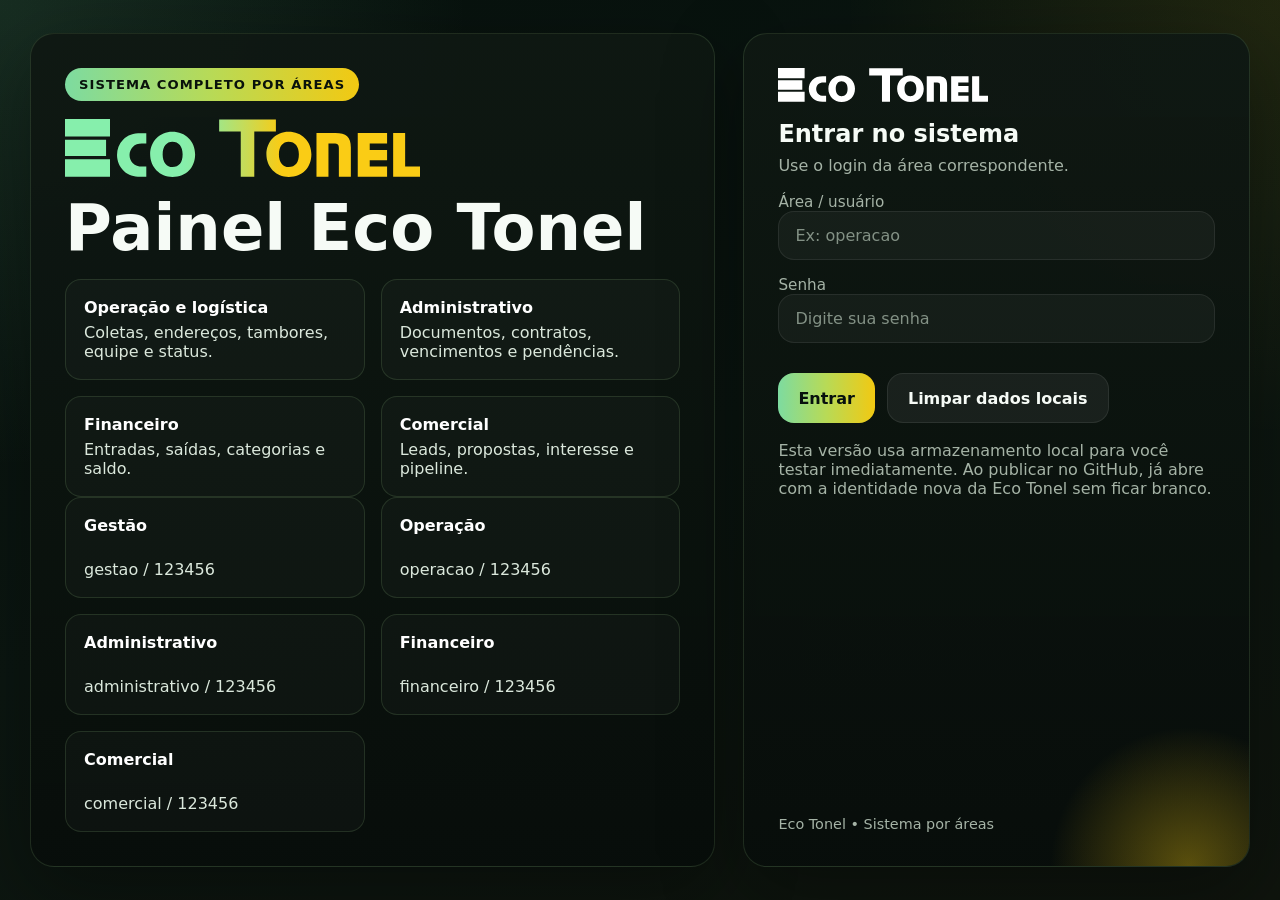
<file: index.html>
<!DOCTYPE html>
<html lang="pt-BR">
<head>
  <meta charset="UTF-8">
  <meta name="viewport" content="width=device-width, initial-scale=1.0">
  <title>Eco Tonel | Login</title>
  <link rel="icon" type="image/svg+xml" href="./assets/img/favicon.svg">
  <link rel="stylesheet" href="./assets/css/styles.css">
</head>
<body data-page="login">
  <main class="login-wrap">
    <section class="login-shell">
      <div class="login-panel">
        <div class="badge">Sistema completo por áreas</div>
        <img src="./assets/img/logo.svg" alt="Eco Tonel" style="height:58px;margin-top:18px;width:auto;">
        <h1>Painel Eco Tonel</h1>
        <p>
        
        </p>
        <div class="hero-points">
          <div class="hero-point">
            <strong>Operação e logística</strong>
            Coletas, endereços, tambores, equipe e status.
          </div>
          <div class="hero-point">
            <strong>Administrativo</strong>
            Documentos, contratos, vencimentos e pendências.
          </div>
          <div class="hero-point">
            <strong>Financeiro</strong>
            Entradas, saídas, categorias e saldo.
          </div>
          <div class="hero-point">
            <strong>Comercial</strong>
            Leads, propostas, interesse e pipeline.
          </div>
        </div>
        <div class="login-credentials">
          <div class="item"><strong>Gestão</strong><br>gestao / 123456</div>
          <div class="item"><strong>Operação</strong><br>operacao / 123456</div>
          <div class="item"><strong>Administrativo</strong><br>administrativo / 123456</div>
          <div class="item"><strong>Financeiro</strong><br>financeiro / 123456</div>
          <div class="item"><strong>Comercial</strong><br>comercial / 123456</div>
        </div>
      </div>

      <div class="login-card">
        <img class="logo" src="./assets/img/logo-white.svg" alt="Eco Tonel">
        <h2 style="margin:0 0 8px;">Entrar no sistema</h2>
        <p class="help-text" style="margin:0 0 18px;">Use o login da área correspondente.</p>
        <form id="loginForm" class="grid" autocomplete="on">
          <div>
            <label for="user">Área / usuário</label>
            <input id="user" name="user" type="text" placeholder="Ex: operacao" required>
          </div>
          <div>
            <label for="password">Senha</label>
            <input id="password" name="password" type="password" placeholder="Digite sua senha" required>
          </div>
          <div class="actions">
            <button class="btn btn-primary" type="submit">Entrar</button>
            <button class="btn btn-secondary" type="button" onclick="localStorage.clear(); location.reload();">Limpar dados locais</button>
          </div>
        </form>
        <p class="small-note" style="margin-top:18px;">
          Esta versão usa armazenamento local para você testar imediatamente. Ao publicar no GitHub, já abre com a identidade nova da Eco Tonel sem ficar branco.
        </p>
        <div class="footer">Eco Tonel • Sistema por áreas </div>
      </div>
    </section>
  </main>
  <script src="./assets/js/app.js"></script>
</body>
</html>
</file>
<file: assets/css/styles.css>
:root {
  --bg: #07110d;
  --bg-soft: #0d1712;
  --surface: rgba(11, 18, 14, 0.88);
  --surface-2: rgba(17, 27, 21, 0.96);
  --border: rgba(167, 226, 150, 0.14);
  --text: #f6fbf6;
  --muted: #a5b3a6;
  --green: #7ddba0;
  --yellow: #f2c912;
  --lime: #b8da56;
  --danger: #ff7f7f;
  --radius: 24px;
  --radius-sm: 16px;
  --shadow: 0 24px 80px rgba(0, 0, 0, 0.35);
}

* { box-sizing: border-box; }
html, body { margin: 0; padding: 0; }
body {
  min-height: 100vh;
  font-family: Inter, system-ui, -apple-system, BlinkMacSystemFont, "Segoe UI", sans-serif;
  background:
    radial-gradient(circle at top left, rgba(125, 219, 160, 0.14), transparent 30%),
    radial-gradient(circle at top right, rgba(242, 201, 18, 0.1), transparent 28%),
    linear-gradient(160deg, #07110d 0%, #0b1611 50%, #0f140d 100%);
  color: var(--text);
}

a { color: inherit; text-decoration: none; }
img { max-width: 100%; display: block; }
button, input, select, textarea { font: inherit; }

.container {
  width: min(1200px, calc(100% - 32px));
  margin: 0 auto;
}

.topbar {
  position: sticky;
  top: 0;
  z-index: 40;
  border-bottom: 1px solid var(--border);
  background: rgba(7, 17, 13, 0.84);
  backdrop-filter: blur(16px);
}

.topbar-inner {
  min-height: 84px;
  display: flex;
  align-items: center;
  justify-content: space-between;
  gap: 20px;
}

.brand {
  display: flex;
  align-items: center;
  gap: 14px;
}

.brand img {
  width: 168px;
  height: auto;
}

.brand-meta {
  display: flex;
  flex-direction: column;
  gap: 2px;
}

.brand-meta strong { font-size: 1rem; }
.brand-meta span { font-size: .85rem; color: var(--muted); }

.nav {
  display: flex;
  align-items: center;
  gap: 10px;
  flex-wrap: wrap;
  justify-content: flex-end;
}

.nav a,
.ghost-btn {
  border: 1px solid transparent;
  background: rgba(255,255,255,0.02);
  color: var(--text);
  padding: 10px 14px;
  border-radius: 999px;
  transition: .2s ease;
  cursor: pointer;
}

.nav a:hover,
.nav a.active,
.ghost-btn:hover {
  background: rgba(125,219,160,0.1);
  border-color: rgba(125,219,160,0.25);
}

.page {
  padding: 34px 0 48px;
}

.login-wrap {
  min-height: 100vh;
  display: flex;
  align-items: center;
  justify-content: center;
  padding: 28px 0;
}

.login-shell {
  width: min(1220px, calc(100% - 32px));
  display: grid;
  grid-template-columns: 1.15fr 0.85fr;
  gap: 28px;
  align-items: stretch;
}

.login-panel,
.login-card,
.card,
.kpi,
.hero,
.hero-card {
  background: linear-gradient(180deg, rgba(15, 24, 19, 0.94), rgba(8, 14, 11, 0.96));
  border: 1px solid var(--border);
  box-shadow: var(--shadow);
}

.login-panel,
.login-card,
.card,
.hero,
.hero-card,
.kpi {
  border-radius: var(--radius);
}

.login-panel {
  padding: 34px;
}

.login-panel h1 {
  margin: 18px 0 16px;
  font-size: clamp(2.2rem, 5vw, 4.2rem);
  line-height: 1.05;
  max-width: 860px;
}

.login-panel p {
  color: #d8e4d9;
  font-size: 1.05rem;
  max-width: 760px;
}

.highlight {
  color: var(--yellow);
  font-weight: 700;
}

.badge {
  width: fit-content;
  padding: 9px 14px;
  border-radius: 999px;
  font-size: .82rem;
  letter-spacing: .08em;
  text-transform: uppercase;
  color: #09120b;
  font-weight: 800;
  background: linear-gradient(90deg, var(--green), var(--lime), var(--yellow));
}

.hero-points,
.login-credentials,
.kpi-grid,
.grid,
.form-grid {
  display: grid;
  gap: 16px;
}

.hero-points,
.login-credentials,
.kpi-grid { grid-template-columns: repeat(2, minmax(0, 1fr)); }
.grid-2 { grid-template-columns: repeat(2, minmax(0, 1fr)); }
.grid-3 { grid-template-columns: repeat(3, minmax(0, 1fr)); }

.hero-point,
.login-credentials .item {
  padding: 18px;
  border: 1px solid var(--border);
  border-radius: var(--radius-sm);
  background: rgba(255,255,255,0.025);
  color: #dbe8dc;
}

.hero-point strong,
.login-credentials .item strong {
  display: block;
  margin-bottom: 6px;
  color: #fff;
}

.login-card {
  padding: 34px;
  display: flex;
  flex-direction: column;
  justify-content: center;
  position: relative;
  overflow: hidden;
}

.login-card::before {
  content: "";
  position: absolute;
  inset: auto -80px -140px auto;
  width: 280px;
  height: 280px;
  border-radius: 50%;
  background: radial-gradient(circle, rgba(242, 201, 18, 0.35), transparent 70%);
  pointer-events: none;
}

.login-card .logo {
  width: 210px;
  margin-bottom: 18px;
}

label {
  display: grid;
  gap: 8px;
  font-size: .95rem;
  color: var(--muted);
}

input, select, textarea {
  width: 100%;
  border: 1px solid rgba(255,255,255,0.08);
  background: rgba(255,255,255,0.04);
  border-radius: 16px;
  color: var(--text);
  padding: 14px 16px;
  outline: none;
}

input::placeholder, textarea::placeholder { color: #839185; }
input:focus, select:focus, textarea:focus {
  border-color: rgba(125, 219, 160, 0.45);
  box-shadow: 0 0 0 4px rgba(125, 219, 160, 0.08);
}

textarea {
  min-height: 120px;
  resize: vertical;
}

.form-grid {
  grid-template-columns: repeat(2, minmax(0, 1fr));
}
.form-grid .full { grid-column: 1 / -1; }

.actions {
  display: flex;
  gap: 12px;
  flex-wrap: wrap;
  margin-top: 14px;
}

.btn {
  border: 0;
  border-radius: 16px;
  padding: 14px 20px;
  min-height: 50px;
  font-weight: 800;
  cursor: pointer;
  transition: transform .18s ease, filter .18s ease;
}

.btn:hover,
.ghost-btn:hover { transform: translateY(-1px); }

.btn-primary {
  color: #07110d;
  background: linear-gradient(90deg, var(--green), var(--lime), var(--yellow));
}

.btn-secondary {
  color: var(--text);
  background: rgba(255,255,255,0.06);
  border: 1px solid rgba(255,255,255,0.08);
}

.small-note,
.help-text,
.lead,
.section-title p,
.table-meta,
.footer {
  color: var(--muted);
}

.hero {
  display: grid;
  grid-template-columns: 1.2fr .8fr;
  gap: 24px;
  padding: 28px;
  margin-bottom: 28px;
}

.hero h1 {
  margin: 16px 0 10px;
  font-size: clamp(2rem, 4vw, 3.3rem);
}

.hero p { margin: 0 0 18px; color: #d8e4d9; }
.hero-card {
  padding: 22px;
  display: flex;
  flex-direction: column;
  justify-content: space-between;
  gap: 18px;
}
.hero-card img { width: 210px; }
.hero-card small { color: var(--muted); }

.section-title {
  display: flex;
  justify-content: space-between;
  align-items: end;
  gap: 16px;
  margin: 0 0 16px;
}
.section-title h2 {
  margin: 0;
  font-size: clamp(1.35rem, 3vw, 2rem);
}
.section-title p { margin: 0; }

.kpi-grid { margin-bottom: 28px; grid-template-columns: repeat(4, minmax(0, 1fr)); }
.kpi {
  padding: 22px;
}
.kpi span {
  display: block;
  font-size: .9rem;
  color: var(--muted);
  margin-bottom: 10px;
}
.kpi strong {
  font-size: clamp(1.5rem, 3.2vw, 2.35rem);
}

.card {
  padding: 24px;
}
.card h3 { margin-top: 0; margin-bottom: 8px; }

.table-wrap {
  overflow: auto;
  border-radius: 18px;
  border: 1px solid var(--border);
  background: rgba(255,255,255,0.02);
}

.table {
  width: 100%;
  border-collapse: collapse;
  min-width: 680px;
}
.table th,
.table td {
  padding: 14px 12px;
  text-align: left;
  border-bottom: 1px solid rgba(255,255,255,0.06);
  vertical-align: top;
}
.table th {
  color: #cce0cf;
  font-size: .88rem;
  text-transform: uppercase;
  letter-spacing: .04em;
}
.table td { color: #eef4ef; }

.chip {
  display: inline-flex;
  align-items: center;
  gap: 6px;
  padding: 6px 10px;
  border-radius: 999px;
  font-size: .82rem;
  font-weight: 700;
  background: rgba(125,219,160,0.12);
  color: #dff5e6;
  border: 1px solid rgba(125,219,160,0.18);
}

.list-clean {
  list-style: none;
  margin: 0;
  padding: 0;
  display: grid;
  gap: 12px;
}
.list-clean li {
  padding: 16px;
  border-radius: 16px;
  border: 1px solid var(--border);
  background: rgba(255,255,255,0.03);
}
.list-clean small { color: var(--muted); display: block; margin-top: 6px; }

.empty-state {
  padding: 18px;
  border: 1px dashed rgba(255,255,255,0.14);
  border-radius: 16px;
  color: var(--muted);
  background: rgba(255,255,255,0.02);
}

.footer { margin-top: auto; font-size: .9rem; }

.toast {
  position: fixed;
  right: 20px;
  bottom: 20px;
  z-index: 80;
  min-width: 240px;
  padding: 14px 16px;
  border-radius: 16px;
  background: rgba(8, 16, 12, 0.96);
  border: 1px solid rgba(125,219,160,0.18);
  box-shadow: var(--shadow);
}

.hidden { display: none !important; }

@media (max-width: 1080px) {
  .login-shell,
  .hero,
  .grid-2,
  .grid-3,
  .kpi-grid,
  .hero-points,
  .login-credentials {
    grid-template-columns: 1fr;
  }

  .topbar-inner {
    align-items: flex-start;
    padding: 14px 0;
    flex-direction: column;
  }

  .nav { justify-content: flex-start; }
}

@media (max-width: 720px) {
  .container, .login-shell { width: min(100% - 18px, 100%); }
  .login-panel, .login-card, .card, .hero, .kpi { padding: 18px; }
  .form-grid { grid-template-columns: 1fr; }
  .brand { align-items: flex-start; flex-direction: column; }
  .brand img { width: 150px; }
  .nav a, .ghost-btn { width: 100%; text-align: center; }
  .nav { width: 100%; }
}
</file>
